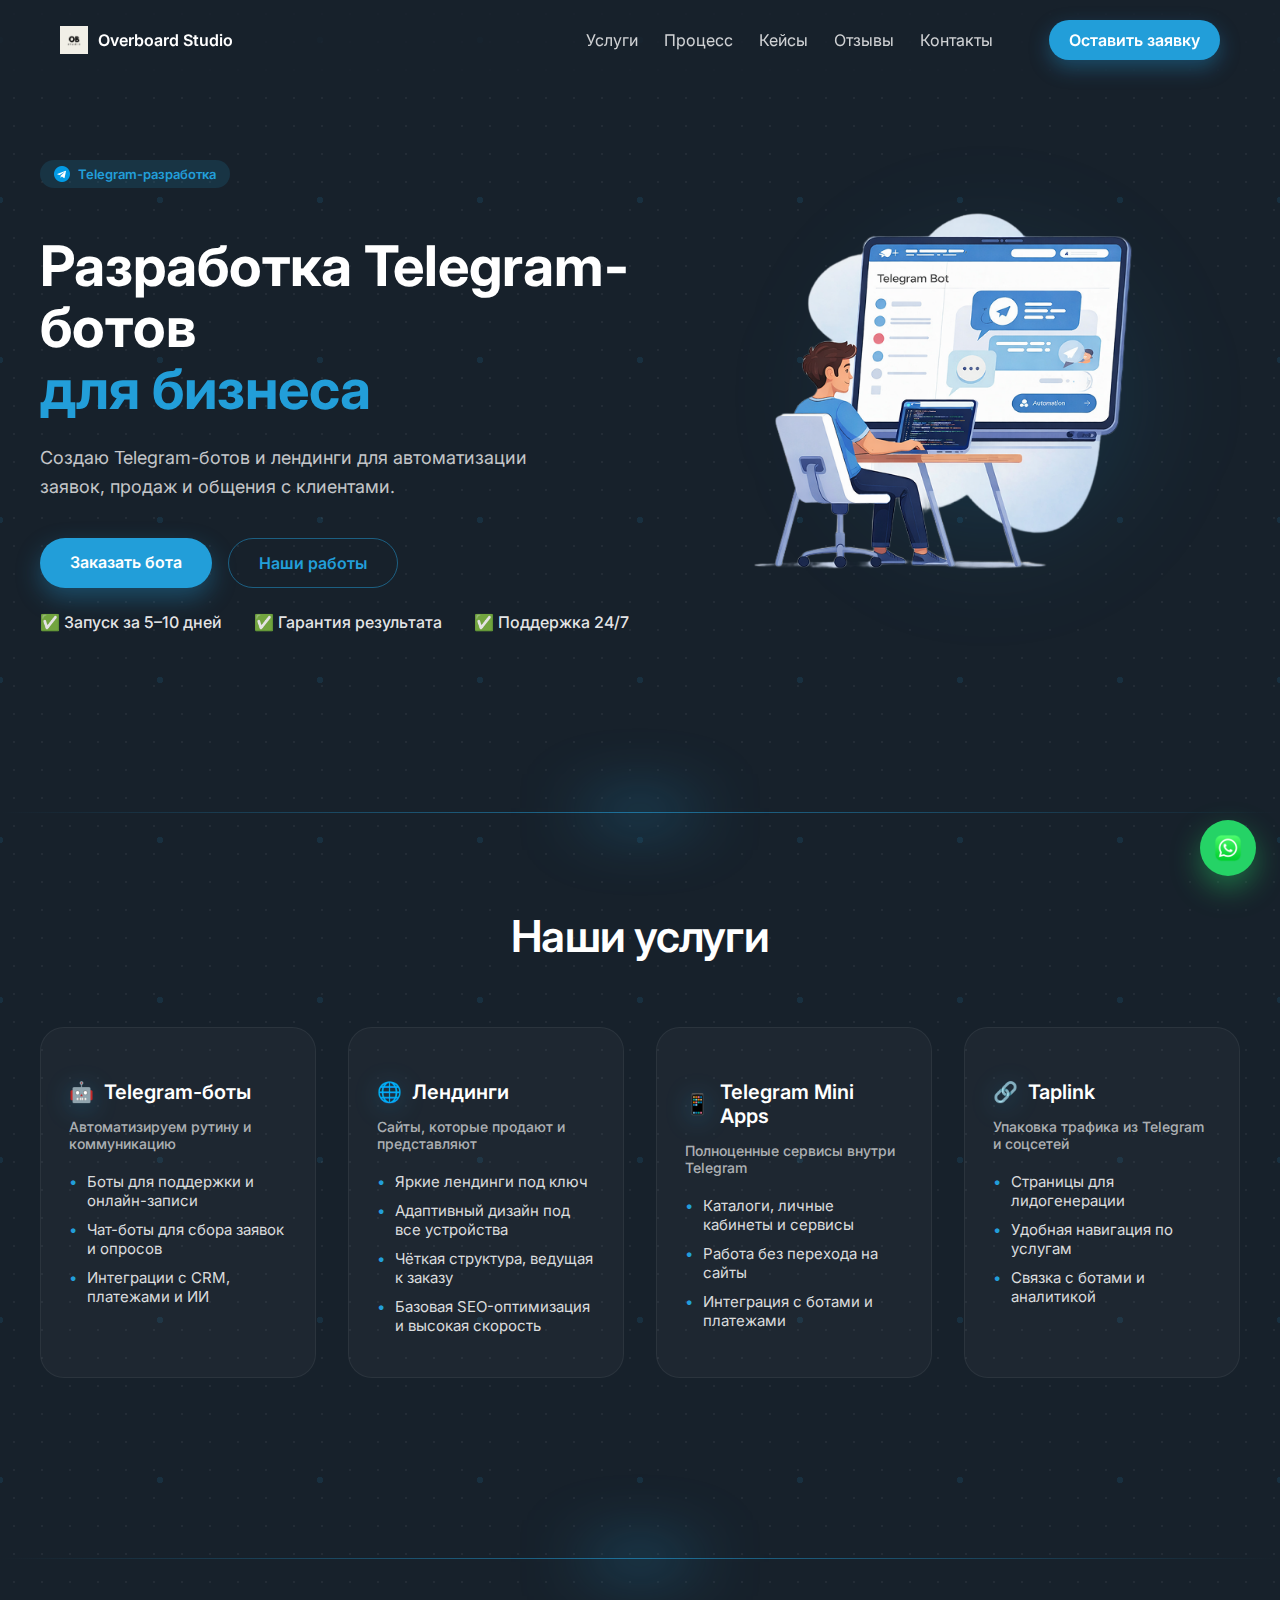
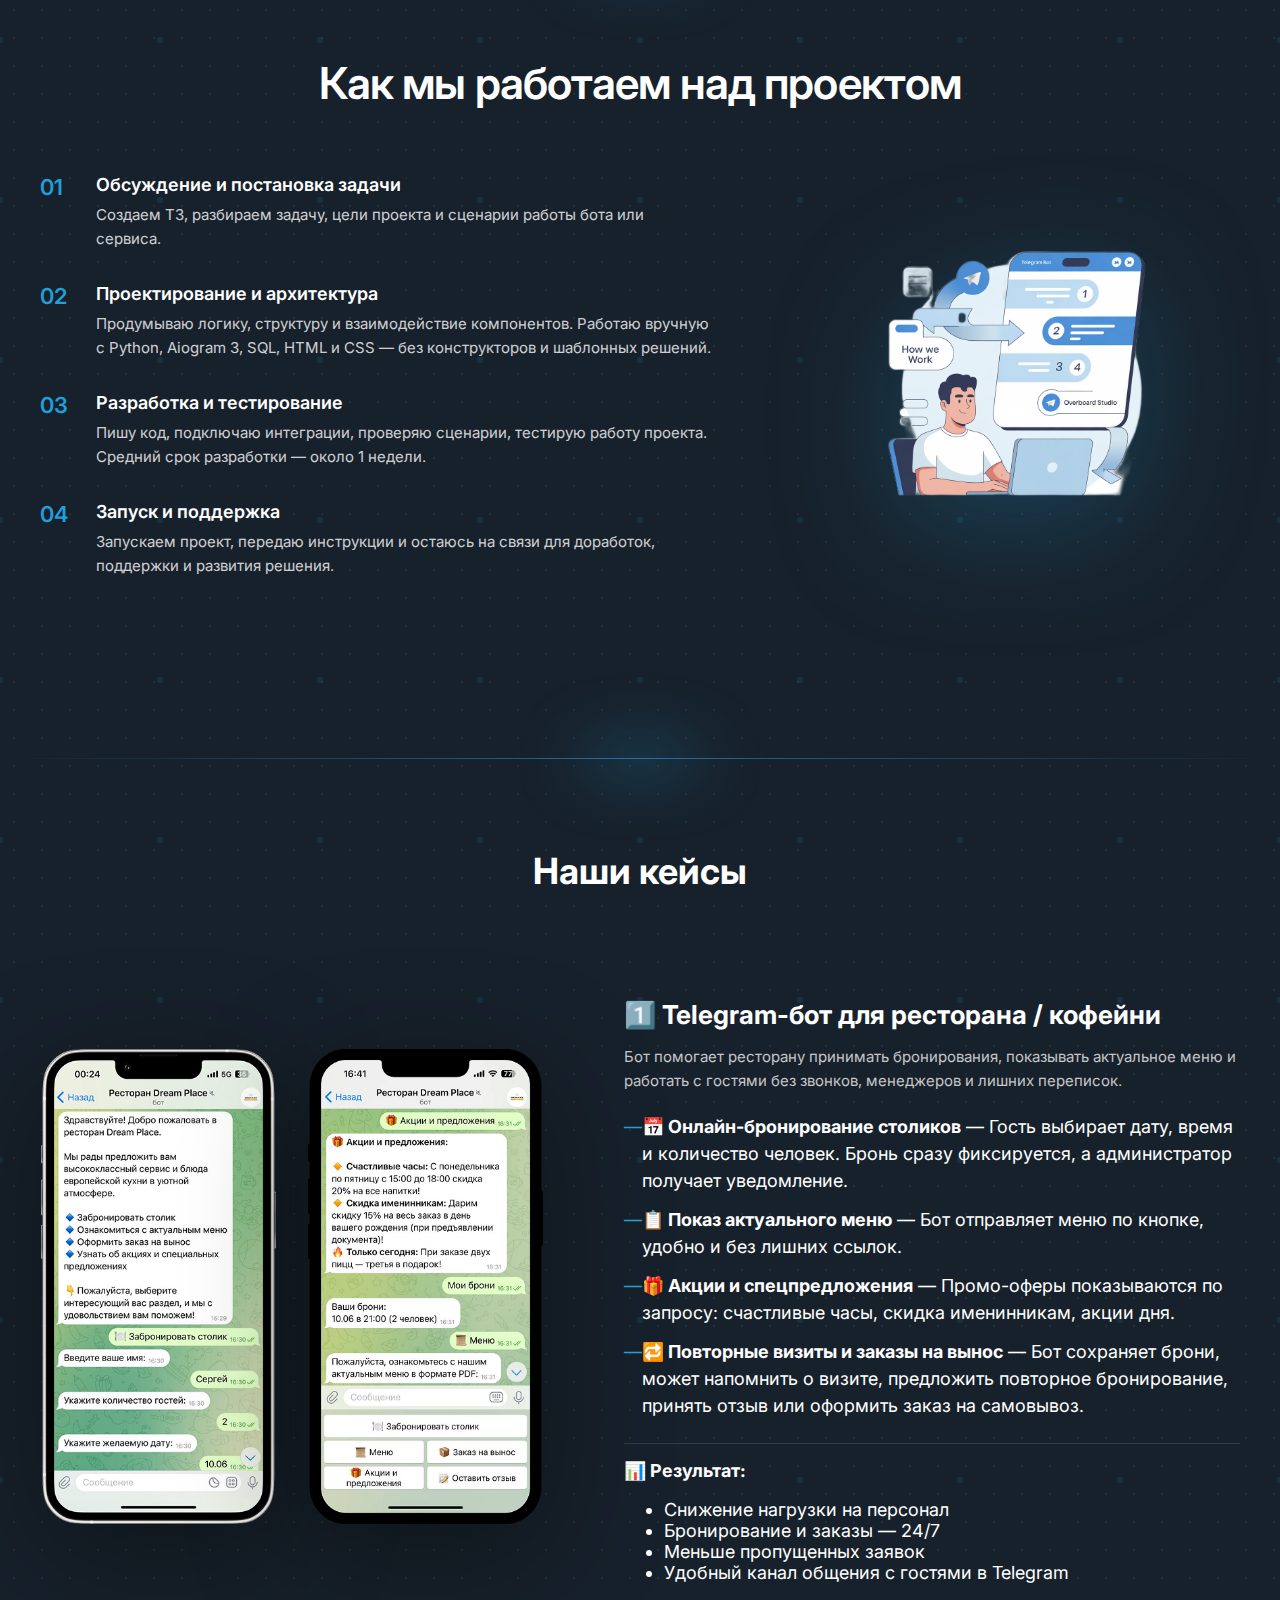
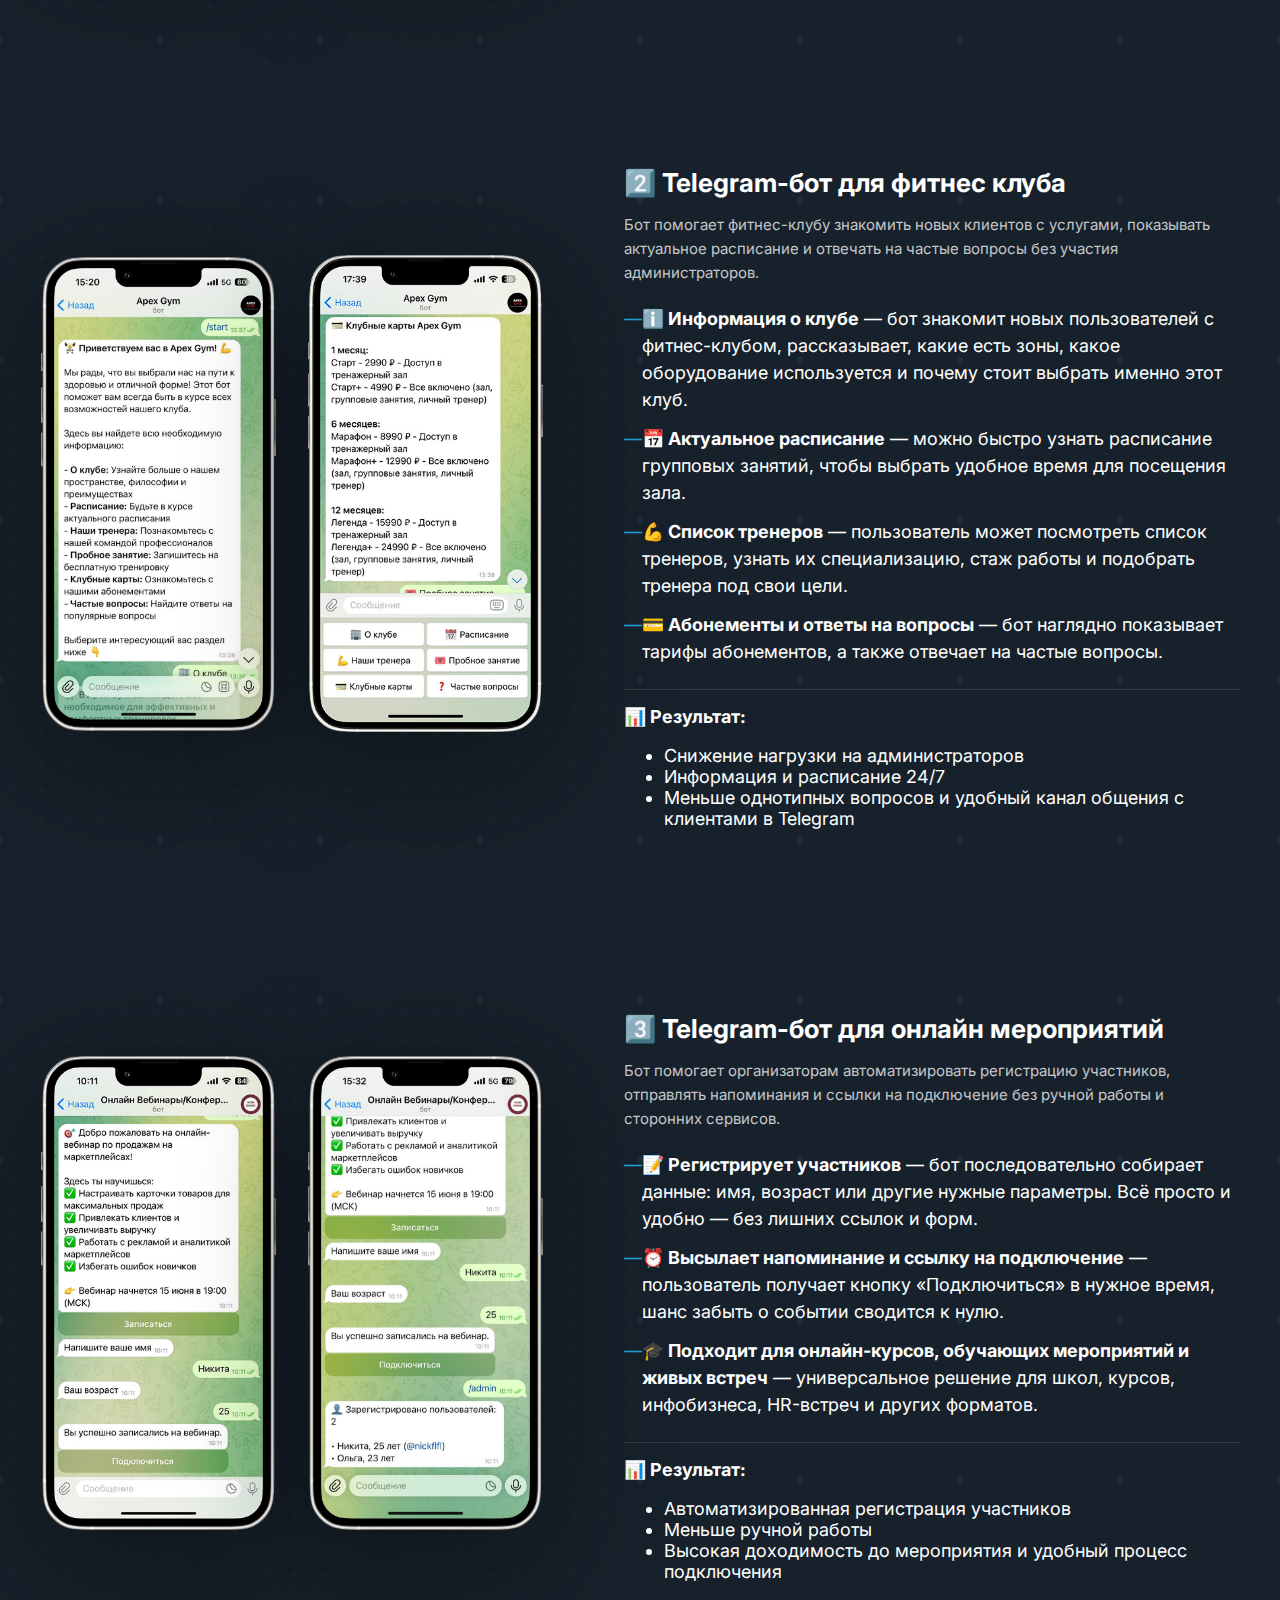
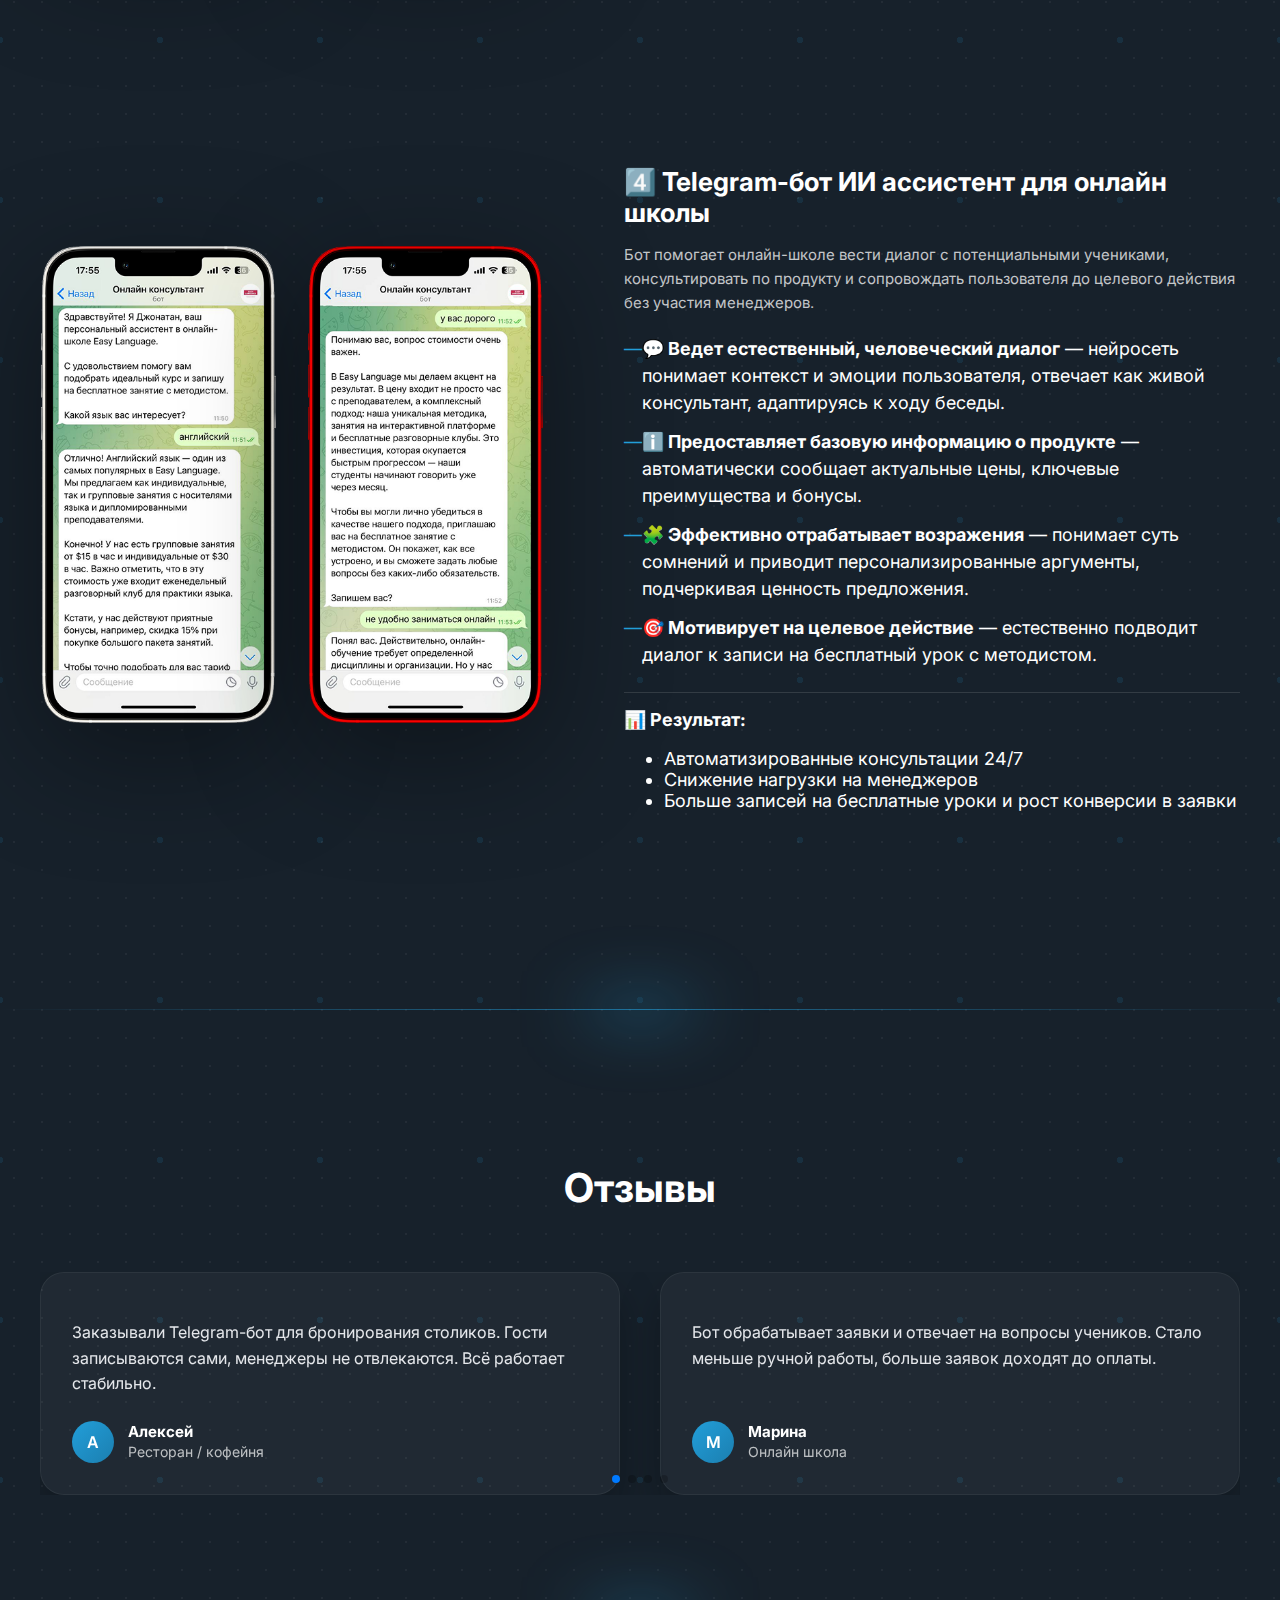
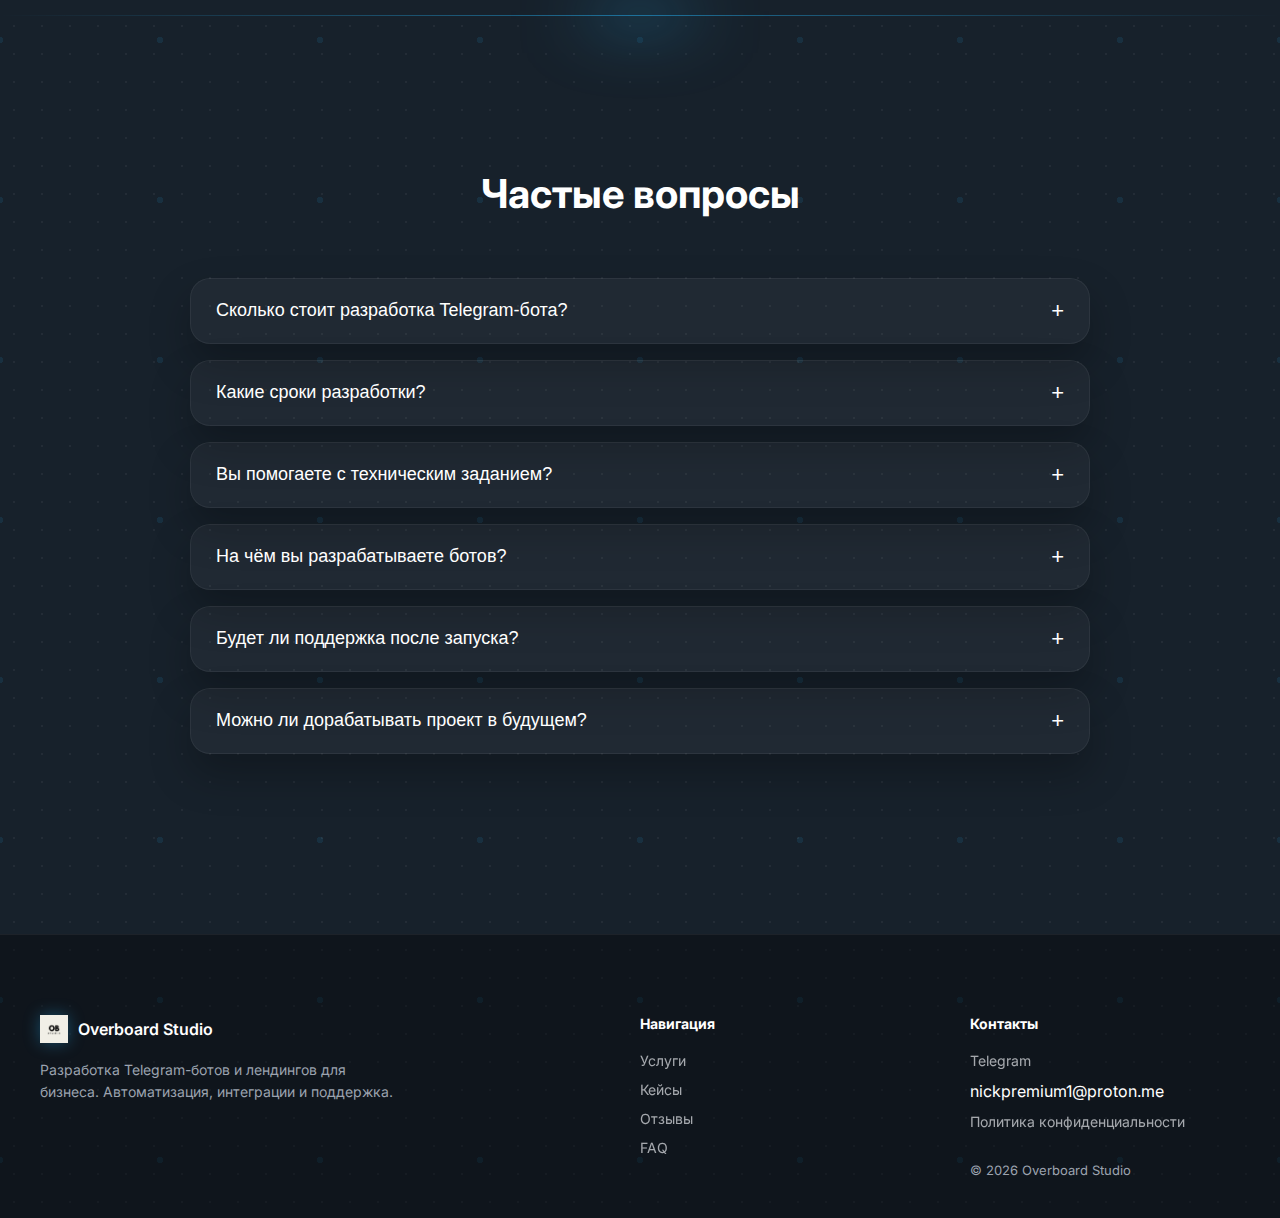
<file: index.html>
<!DOCTYPE html>
<html lang="ru">
<head>
  <meta charset="UTF-8">
  <title>Telegram-боты для бизнеса — Overboard Studio</title>
  <meta name="viewport" content="width=device-width, initial-scale=1.0">
  <meta name="description" content="Разработка Telegram-ботов под ключ для бизнеса: заявки, запись клиентов, оплаты, интеграции, Telegram Mini Apps и поддержка. Работаю без конструкторов.">
  <meta property="og:title" content="Telegram-боты для бизнеса — Overboard Studio">
  <meta property="og:description" content="Разработка Telegram-ботов под ключ: заявки, записи, оплаты и автоматизация для бизнеса.">
  <meta property="og:image" content="https://overboardstudio.pages.dev/img/logo.png">
  <meta property="og:type" content="website">
  <meta property="og:url" content="https://overboardstudio.pages.dev/">
  <meta property="og:site_name" content="Overboard Studio">
  <meta name="robots" content="index, follow">
  <meta name="theme-color" content="#17212b">
  <meta name="yandex-verification" content="b9d96a964d849a07" />
  <!-- Favicon -->
  <link rel="icon" href="/favicon.ico" sizes="any">
  <link rel="icon" type="image/png" sizes="32x32" href="/favicon-32x32.png">
  <link rel="icon" type="image/png" sizes="16x16" href="/favicon-16x16.png">
  <link rel="apple-touch-icon" sizes="180x180" href="/apple-touch-icon.png">
  <link rel="preconnect" href="https://fonts.googleapis.com">
  <link rel="preconnect" href="https://fonts.gstatic.com" crossorigin>
  <link href="https://fonts.googleapis.com/css2?family=Inter:wght@400;500;600;700&display=swap" rel="stylesheet">

  <link rel="stylesheet" href="css/style.css">
</head>
<body>

<!-- HEADER -->
<header class="header">
  <div class="header-inner">
    <a href="#hero" class="logo">
      <img src="img/logo.png" alt="Overboard Studio">
      <span>Overboard Studio</span>
    </a>

    <nav class="nav">
      <a href="#services">Услуги</a>
      <a href="#process">Процесс</a>
      <a href="#cases">Кейсы</a>
      <a href="#reviews">Отзывы</a>
      <a href="#contacts">Контакты</a>
    </nav>

    <a
      href="https://t.me/nicktg17"
      target="_blank"
      class="header-btn"
    >
      Оставить заявку
    </a>
  </div>
</header>

<!-- HERO -->
<section class="hero" id="hero">
  <div class="hero-inner">

    <div class="hero-left">
      <div class="hero-badge">
        <img src="img/telegram.png" alt="Telegram разработка ботов">
        Telegram-разработка
      </div>

      <h1>
        Разработка Telegram-ботов<br>
        <span>для бизнеса</span>
      </h1>

      <p>
        Создаю Telegram-ботов и лендинги для автоматизации
        заявок, продаж и общения с клиентами.
      </p>

      <div class="hero-buttons">
        <a
          href="https://t.me/nicktg17"
          target="_blank"
          class="btn primary"
        >
          Заказать бота
        </a>

        <a href="#cases" class="btn secondary">
          Наши работы
        </a>
      </div>


      <div class="hero-trust">
        <span>✅ Запуск за 5–10 дней</span>
        <span>✅ Гарантия результата</span>
        <span>✅ Поддержка 24/7</span>
      </div>
    </div>

    <div class="hero-right">
      <img src="img/hero-telegram-bot.png" alt="Разработка Telegram-ботов для бизнеса" class="hero-image">
    </div>

  </div>
</section>

<div class="section-divider"></div>

<!-- SERVICES -->
<section class="services" id="services">
  <div class="services-inner">

    <h2 class="services-title">Наши услуги</h2>

    <div class="services-grid">

      <div class="service-card">
        <h3>
          <span class="service-icon">🤖</span>
          Telegram-боты
        </h3>
        <p class="service-subtitle">
          Автоматизируем рутину и коммуникацию
        </p>
        <ul>
          <li>Боты для поддержки и онлайн-записи</li>
          <li>Чат-боты для сбора заявок и опросов</li>
          <li>Интеграции с CRM, платежами и ИИ</li>
        </ul>
      </div>

      <div class="service-card">
        <h3>
          <span class="service-icon">🌐</span>
          Лендинги
        </h3>
        <p class="service-subtitle">
          Сайты, которые продают и представляют
        </p>
        <ul>
          <li>Яркие лендинги под ключ</li>
          <li>Адаптивный дизайн под все устройства</li>
          <li>Чёткая структура, ведущая к заказу</li>
          <li>Базовая SEO-оптимизация и высокая скорость</li>
        </ul>
      </div>

      <div class="service-card">
        <h3>
          <span class="service-icon">📱</span>
          Telegram Mini Apps
        </h3>
        <p class="service-subtitle">
          Полноценные сервисы внутри Telegram
        </p>
        <ul>
          <li>Каталоги, личные кабинеты и сервисы</li>
          <li>Работа без перехода на сайты</li>
          <li>Интеграция с ботами и платежами</li>
        </ul>
      </div>

      <div class="service-card">
        <h3>
          <span class="service-icon">🔗</span>
          Taplink
        </h3>
        <p class="service-subtitle">
          Упаковка трафика из Telegram и соцсетей
        </p>
        <ul>
          <li>Страницы для лидогенерации</li>
          <li>Удобная навигация по услугам</li>
          <li>Связка с ботами и аналитикой</li>
        </ul>
      </div>

    </div>
  </div>
</section>

<div class="section-divider"></div>

<!-- PROCESS -->
<section class="process" id="process">
  <div class="process-inner">

    <h2 class="process-title">Как мы работаем над проектом</h2>

    <div class="process-content">

      <!-- LEFT: STEPS -->
      <div class="process-steps">

        <div class="process-step">
          <div class="step-number">01</div>
          <div class="step-text">
            <h3>Обсуждение и постановка задачи</h3>
            <p>
              Создаем ТЗ, разбираем задачу,
              цели проекта и сценарии работы бота или сервиса.
            </p>
          </div>
        </div>

        <div class="process-step">
          <div class="step-number">02</div>
          <div class="step-text">
            <h3>Проектирование и архитектура</h3>
            <p>
              Продумываю логику, структуру и взаимодействие компонентов.
              Работаю вручную с Python, Aiogram 3, SQL, HTML и CSS —
              без конструкторов и шаблонных решений.
            </p>
          </div>
        </div>

        <div class="process-step">
          <div class="step-number">03</div>
          <div class="step-text">
            <h3>Разработка и тестирование</h3>
            <p>
              Пишу код, подключаю интеграции, проверяю сценарии,
              тестирую работу проекта. Средний срок разработки —
              около 1 недели.
            </p>
          </div>
        </div>

        <div class="process-step">
          <div class="step-number">04</div>
          <div class="step-text">
            <h3>Запуск и поддержка</h3>
            <p>
              Запускаем проект, передаю инструкции и остаюсь на связи
              для доработок, поддержки и развития решения.
            </p>
          </div>
        </div>

      </div>

      <!-- RIGHT: IMAGE -->
      <div class="process-visual">
        <img
        src="img/process.png"
        alt="Процесс разработки Телеграм бота"
        class="process-image"
      >
    </div>
  </div>
</section>

<div class="section-divider"></div>

<section class="cases" id="cases">
  <div class="cases-inner">

    <h2 class="cases-title">Наши кейсы</h2>

    <div class="case-item">

      <!-- LEFT: IMAGE -->
      <div class="case-visual">
        <img
          src="img/cases/restaurant-bot-1.png"
          alt="Telegram бот — бронирование"
          class="case-phone main"
        >
        <img
          src="img/cases/restaurant-bot-2.png"
          alt="Telegram бот — меню и акции"
          class="case-phone secondary"
        >
      </div>

      <!-- RIGHT: CONTENT -->
      <div class="case-content">

        <h3 class="case-title">
          1️⃣ Telegram-бот для ресторана / кофейни
        </h3>

        <p>
          Бот помогает ресторану принимать бронирования, показывать актуальное меню
          и работать с гостями без звонков, менеджеров и лишних переписок.
        </p>

        <ul class="case-list">
          <li><strong>📅 Онлайн-бронирование столиков</strong> — Гость выбирает дату, время и количество человек. Бронь сразу фиксируется, а администратор получает уведомление.</li>
          <li><strong>📋 Показ актуального меню</strong> — Бот отправляет меню по кнопке, удобно и без лишних ссылок.</li>
          <li><strong>🎁 Акции и спецпредложения</strong> — Промо-оферы показываются по запросу: счастливые часы, скидка именинникам, акции дня.</li>
          <li><strong>🔁 Повторные визиты и заказы на вынос</strong> — Бот сохраняет брони, может напомнить о визите, предложить повторное бронирование, принять отзыв или оформить заказ на самовывоз.</li>
        </ul>

        <div class="case-result">
          <strong>📊 Результат:</strong>
          <ul>
            <li>Снижение нагрузки на персонал</li>
            <li>Бронирование и заказы — 24/7</li>
            <li>Меньше пропущенных заявок</li>
            <li>Удобный канал общения с гостями в Telegram</li>
          </ul>
        </div>

      </div>
    </div>
<div class="case-item">

  <!-- LEFT: SCREENS -->
  <div class="case-visual">
    <img
      src="img/cases/fitness-bot-1.png"
      alt="Telegram бот для фитнес клуба — интерфейс"
      class="case-phone main"
    >
    <img
      src="img/cases/fitness-bot-2.png"
      alt="Telegram бот для фитнес клуба — меню и расписание"
      class="case-phone secondary"
    >
  </div>

  <!-- RIGHT: CONTENT -->
  <div class="case-content">

    <h3 class="case-title">
      2️⃣ Telegram-бот для фитнес клуба
    </h3>

    <p>
      Бот помогает фитнес-клубу знакомить новых клиентов с услугами,
      показывать актуальное расписание и отвечать на частые вопросы
      без участия администраторов.
    </p>

    <ul class="case-list">
      <li>
        <strong>ℹ️ Информация о клубе</strong> — бот знакомит новых пользователей с фитнес-клубом,
        рассказывает, какие есть зоны, какое оборудование используется и почему стоит выбрать именно этот клуб.
      </li>
      <li>
        <strong>📅 Актуальное расписание</strong> — можно быстро узнать расписание групповых занятий,
        чтобы выбрать удобное время для посещения зала.
      </li>
      <li>
        <strong>💪 Список тренеров</strong> — пользователь может посмотреть список тренеров,
        узнать их специализацию, стаж работы и подобрать тренера под свои цели.
      </li>
      <li>
        <strong>💳 Абонементы и ответы на вопросы</strong> — бот наглядно показывает тарифы абонементов,
        а также отвечает на частые вопросы.
      </li>
    </ul>

    <div class="case-result">
      <strong>📊 Результат:</strong>
      <ul>
        <li>Cнижение нагрузки на администраторов</li>
        <li>Информация и расписание 24/7</li>
        <li>Меньше однотипных вопросов и удобный канал общения с клиентами в Telegram</li>
      </ul>
    </div>

  </div>
</div>

<div class="case-item">

  <!-- LEFT: SCREENS -->
  <div class="case-visual">
    <img
      src="img/cases/events-bot-1.png"
      alt="Telegram бот для онлайн мероприятий — регистрация"
      class="case-phone main"
    >
    <img
      src="img/cases/events-bot-2.png"
      alt="Telegram бот для онлайн мероприятий — подключение"
      class="case-phone secondary"
    >
  </div>

  <!-- RIGHT: CONTENT -->
  <div class="case-content">

    <h3 class="case-title">
      3️⃣ Telegram-бот для онлайн мероприятий
    </h3>

    <p class="case-lead">
      Бот помогает организаторам автоматизировать регистрацию участников,
      отправлять напоминания и ссылки на подключение без ручной работы
      и сторонних сервисов.
    </p>

    <ul class="case-list">
      <li>
        <strong>📝 Регистрирует участников</strong> — бот последовательно собирает данные:
        имя, возраст или другие нужные параметры. Всё просто и удобно — без лишних ссылок и форм.
      </li>
      <li>
        <strong>⏰ Высылает напоминание и ссылку на подключение</strong> — пользователь получает кнопку
        «Подключиться» в нужное время, шанс забыть о событии сводится к нулю.
      </li>
      <li>
        <strong>🎓 Подходит для онлайн-курсов, обучающих мероприятий и живых встреч</strong> —
        универсальное решение для школ, курсов, инфобизнеса, HR-встреч и других форматов.
      </li>
    </ul>
    <div class="case-result">
      <strong>📊 Результат:</strong>
      <ul>
        <li>Автоматизированная регистрация участников</li>
        <li>Меньше ручной работы</li>
        <li>Высокая доходимость до мероприятия и удобный процесс подключения</li>
      </ul>
    </div>
  </div>
</div>

<div class="case-item">

  <!-- LEFT: SCREENS -->
  <div class="case-visual">
    <img
      src="img/cases/ai-school-bot-1.png"
      alt="Telegram ИИ бот для онлайн школы — диалог"
      class="case-phone main"
    >
    <img
      src="img/cases/ai-school-bot-2.png"
      alt="Telegram ИИ бот для онлайн школы — ответы на возражения"
      class="case-phone secondary"
    >
  </div>

  <!-- RIGHT: CONTENT -->
  <div class="case-content">

    <h3 class="case-title">
      4️⃣ Telegram-бот ИИ ассистент для онлайн школы
    </h3>

    <p>
      Бот помогает онлайн-школе вести диалог с потенциальными учениками,
      консультировать по продукту и сопровождать пользователя
      до целевого действия без участия менеджеров.
    </p>

    <ul class="case-list">
      <li>
        <strong>💬 Ведет естественный, человеческий диалог</strong> — нейросеть понимает контекст
        и эмоции пользователя, отвечает как живой консультант,
        адаптируясь к ходу беседы.
      </li>
      <li>
        <strong>ℹ️ Предоставляет базовую информацию о продукте</strong> — автоматически сообщает
        актуальные цены, ключевые преимущества и бонусы.
      </li>
      <li>
        <strong>🧩 Эффективно отрабатывает возражения</strong> — понимает суть сомнений
        и приводит персонализированные аргументы,
        подчеркивая ценность предложения.
      </li>
      <li>
        <strong>🎯 Мотивирует на целевое действие</strong> — естественно подводит диалог
        к записи на бесплатный урок с методистом.
      </li>
    </ul>

    <div class="case-result">
      <strong>📊 Результат:</strong>
      <ul>
        <li>Автоматизированные консультации 24/7</li>
        <li>Снижение нагрузки на менеджеров</li>
        <li>Больше записей на бесплатные уроки и рост конверсии в заявки</li>
      </ul>
    </div>

  </div>
</div>

  </div>
</section>
<script>
  document.querySelectorAll('.case-phone').forEach(img => {
    img.addEventListener('click', () => {
      img.classList.toggle('is-zoomed');
    });
  });
</script>

<div class="section-divider"></div>

<!-- REVIEWS -->
<section class="reviews reveal" id="reviews">
  <div class="container">
    <h2 class="section-title">Отзывы</h2>

    <div class="swiper reviews-slider">
      <div class="swiper-wrapper">

        <div class="swiper-slide review-card">
          <p>
            Заказывали Telegram-бот для бронирования столиков.
            Гости записываются сами, менеджеры не отвлекаются.
            Всё работает стабильно.
          </p>
          <div class="review-author">
            <div class="review-avatar">А</div>
            <div class="review-author-info">
              <strong>Алексей</strong>
              <span>Ресторан / кофейня</span>
            </div>
          </div>
        </div>

        <div class="swiper-slide review-card">
          <p>
            Бот обрабатывает заявки и отвечает на вопросы учеников.
            Стало меньше ручной работы, больше заявок доходят до оплаты.
          </p>
          <div class="review-author">
            <div class="review-avatar">М</div>
            <div class="review-author-info">
              <strong>Марина</strong>
              <span>Онлайн школа</span>
            </div>
          </div>
        </div>

        <div class="swiper-slide review-card">
          <p>
            Через бота клиенты смотрят расписание, абонементы
            и записываются на тренировки. Очень удобно для клуба.
          </p>
          <div class="review-author">
            <div class="review-avatar">Д</div>
            <div class="review-author-info">
              <strong>Дмитрий</strong>
              <span>Фитнес клуб</span>
            </div>
          </div>
        </div>

        <div class="swiper-slide review-card">
          <p>
            Используем бота для регистрации на вебинары и напоминаний.
            Доходимость выросла, люди перестали забывать о мероприятиях.
          </p>
          <div class="review-author">
            <div class="review-avatar">О</div>
            <div class="review-author-info">
              <strong>Ольга</strong>
              <span>Онлайн мероприятие</span>
            </div>
          </div>
        </div>

        <div class="swiper-slide review-card">
          <p>
            ИИ-бот консультирует учеников и помогает с выбором курса.
            Хорошо обрабатывает возражения и ведёт к записи.
          </p>
          <div class="review-author">
            <div class="review-avatar">И</div>
            <div class="review-author-info">
              <strong>Игорь</strong>
              <span>Образовательный проект</span>
            </div>
          </div>
        </div>

      </div>

      <!-- точки -->
      <div class="swiper-pagination"></div>
    </div>
  </div>
</section>

<link
  rel="stylesheet"
  href="https://cdn.jsdelivr.net/npm/swiper@11/swiper-bundle.min.css"
/>
<script src="https://cdn.jsdelivr.net/npm/swiper@11/swiper-bundle.min.js"></script>

<script>
  new Swiper('.reviews-slider', {
    slidesPerView: 2,
    spaceBetween: 40,
    pagination: {
      el: '.swiper-pagination',
      clickable: true,
    },
    breakpoints: {
      0: {
        slidesPerView: 1,
      },
      900: {
        slidesPerView: 2,
      }
    }
  });
</script>

<div class="section-divider"></div>

<!-- FAQ -->
<section class="faq reveal" id="faq">
  <div class="container">
    <h2 class="section-title">Частые вопросы</h2>

    <div class="faq-list">

      <div class="faq-item">
        <button class="faq-question">
          Сколько стоит разработка Telegram-бота?
          <span class="faq-icon">+</span>
        </button>
        <div class="faq-answer">
          <p>
            Стоимость зависит от сложности проекта и задач.
            Простые боты начинаются от базового бюджета,
            более сложные решения с интеграциями и ИИ рассчитываются индивидуально
            после обсуждения требований.
          </p>
        </div>
      </div>

      <div class="faq-item">
        <button class="faq-question">
          Какие сроки разработки?
          <span class="faq-icon">+</span>
        </button>
        <div class="faq-answer">
          <p>
            В среднем разработка занимает около недели.
            Точные сроки зависят от сложности проекта и количества функций.
            При необходимости могу подстроиться под ваши дедлайны.
          </p>
        </div>
      </div>

      <div class="faq-item">
        <button class="faq-question">
          Вы помогаете с техническим заданием?
          <span class="faq-icon">+</span>
        </button>
        <div class="faq-answer">
          <p>
            Да. Если у вас нет готового ТЗ, мы вместе обсуждаем задачу,
            я помогаю сформулировать требования и предлагаю оптимальное решение
            под ваш бизнес.
          </p>
        </div>
      </div>

      <div class="faq-item">
        <button class="faq-question">
          На чём вы разрабатываете ботов?
          <span class="faq-icon">+</span>
        </button>
        <div class="faq-answer">
          <p>
            Я разрабатываю ботов самостоятельно на Python (aiogram 3),
            использую SQL для хранения данных, а также HTML, CSS и JavaScript.
            Конструкторы не использую — проекты полностью кастомные.
          </p>
        </div>
      </div>

      <div class="faq-item">
        <button class="faq-question">
          Будет ли поддержка после запуска?
          <span class="faq-icon">+</span>
        </button>
        <div class="faq-answer">
          <p>
            Да. После запуска я предоставляю поддержку,
            помогаю с настройкой, исправлением ошибок и консультациями
            по дальнейшему развитию проекта.
          </p>
        </div>
      </div>

      <div class="faq-item">
        <button class="faq-question">
          Можно ли дорабатывать проект в будущем?
          <span class="faq-icon">+</span>
        </button>
        <div class="faq-answer">
          <p>
            Конечно. Проект можно масштабировать,
            добавлять новые функции, интеграции и улучшения
            по мере роста вашего бизнеса.
          </p>
        </div>
      </div>

    </div>
  </div>
</section>
<script src="js/main.js" defer></script>


<!-- FOOTER -->
<footer class="footer" id="contacts">
  <div class="container footer-inner">

    <!-- BRAND -->
    <div class="footer-brand">
      <div class="footer-logo">
        <img src="img/logo.png" alt="Overboard Studio logo" class="footer-logo-img">
        <span class="logo-text">Overboard Studio</span>
      </div>
      <p class="footer-description">
        Разработка Telegram-ботов и лендингов для бизнеса.
        Автоматизация, интеграции и поддержка.
      </p>
    </div>

    <!-- NAV -->
    <div class="footer-nav">
      <strong>Навигация</strong>
      <a href="#services">Услуги</a>
      <a href="#cases">Кейсы</a>
      <a href="#reviews">Отзывы</a>
      <a href="#faq">FAQ</a>
    </div>

    <!-- CONTACTS -->
    <div class="footer-contacts">
      <strong>Контакты</strong>
      <a href="https://t.me/nicktg17" target="_blank">
        Telegram
      </a>
      nickpremium1@proton.me
      <a href="privacy.html" target="_blank" class="footer-policy">
        Политика конфиденциальности
      </a>
      <span class="footer-copy">
        © 2026 Overboard Studio
      </span>
    </div>

  </div>
</footer>

<!-- WhatsApp Button -->
<a
  href="https://wa.me/84357565416"
  class="whatsapp-float"
  target="_blank"
  aria-label="Написать в WhatsApp"
>
  <img src="img/whatsapp-logo.png" alt="WhatsApp">
</a>

</body>
</html>
</file>
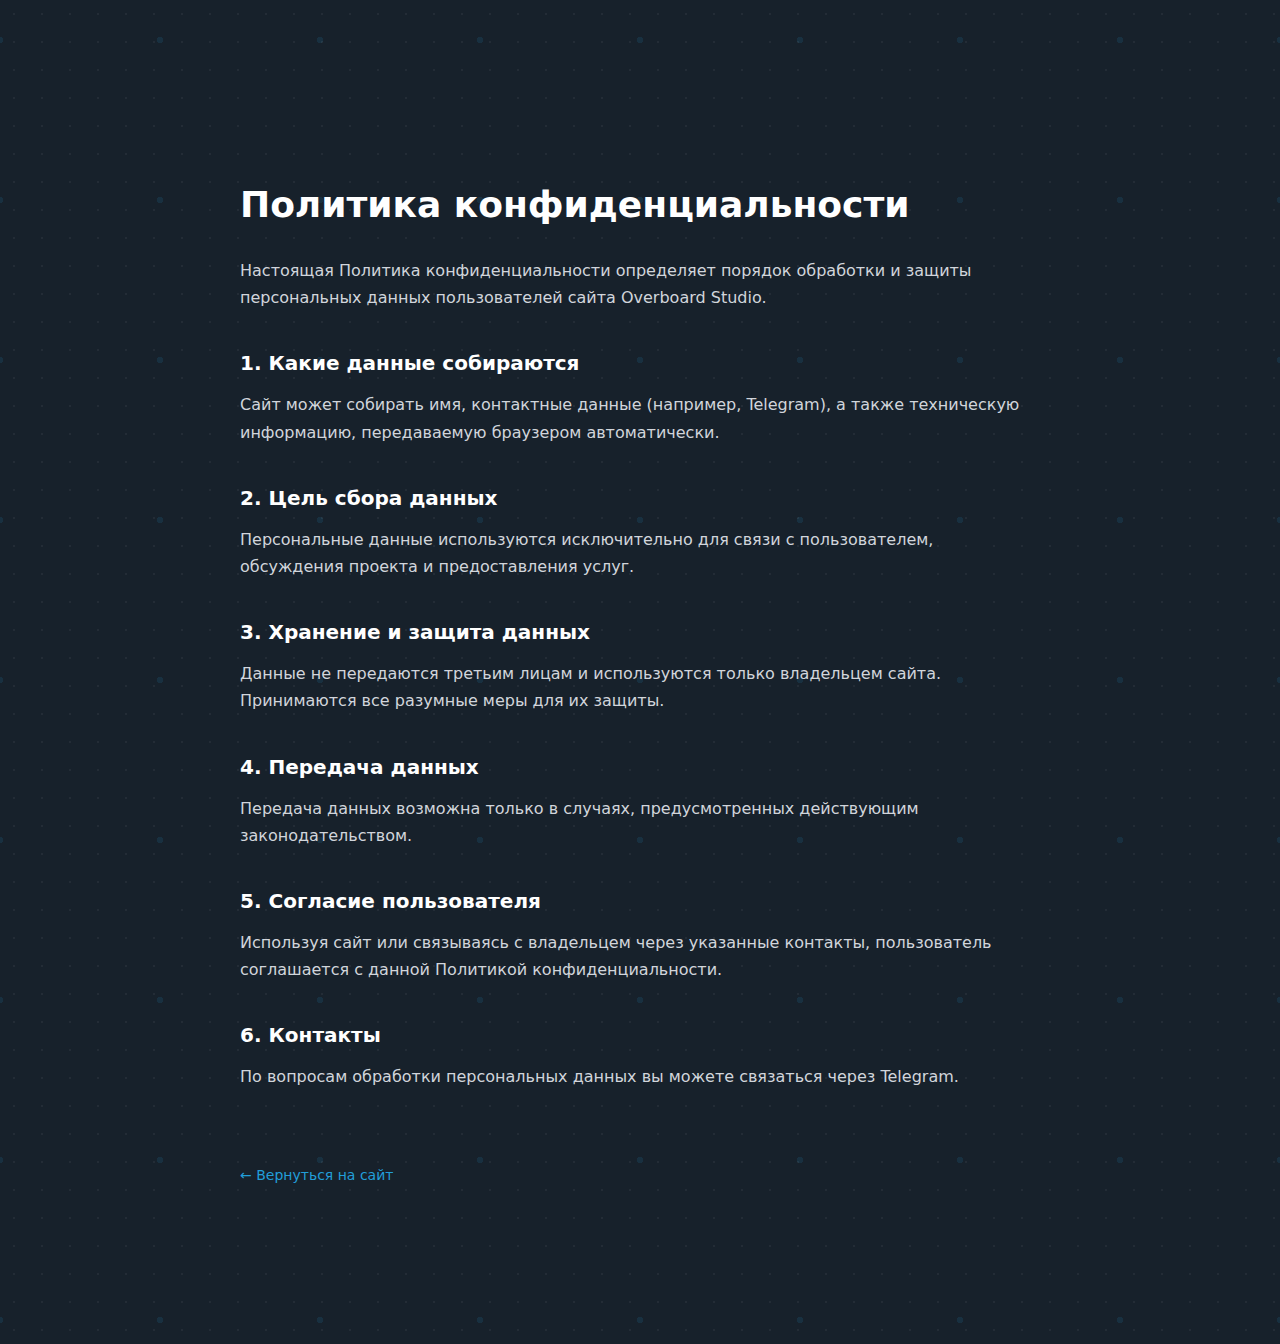
<file: privacy.html>
<!DOCTYPE html>
<html lang="ru">
<head>
  <meta charset="UTF-8">
  <title>Политика конфиденциальности — Overboard Studio</title>
  <meta name="viewport" content="width=device-width, initial-scale=1.0">

  <link rel="stylesheet" href="css/style.css">
</head>

<body>

  <section class="privacy">
    <div class="container">

      <h1>Политика конфиденциальности</h1>

      <p>
        Настоящая Политика конфиденциальности определяет порядок обработки
        и защиты персональных данных пользователей сайта Overboard Studio.
      </p>

      <h2>1. Какие данные собираются</h2>
      <p>
        Сайт может собирать имя, контактные данные (например, Telegram),
        а также техническую информацию, передаваемую браузером автоматически.
      </p>

      <h2>2. Цель сбора данных</h2>
      <p>
        Персональные данные используются исключительно для связи с пользователем,
        обсуждения проекта и предоставления услуг.
      </p>

      <h2>3. Хранение и защита данных</h2>
      <p>
        Данные не передаются третьим лицам и используются только владельцем сайта.
        Принимаются все разумные меры для их защиты.
      </p>

      <h2>4. Передача данных</h2>
      <p>
        Передача данных возможна только в случаях, предусмотренных
        действующим законодательством.
      </p>

      <h2>5. Согласие пользователя</h2>
      <p>
        Используя сайт или связываясь с владельцем через указанные контакты,
        пользователь соглашается с данной Политикой конфиденциальности.
      </p>

      <h2>6. Контакты</h2>
      <p>
        По вопросам обработки персональных данных вы можете связаться
        через Telegram.
      </p>

      <a href="index.html" class="privacy-back">
        ← Вернуться на сайт
      </a>

    </div>
  </section>

</body>
</html>
</file>
<file: css/style.css>
* {
  box-sizing: border-box;
}

body {
  margin: 0;
  font-family: 'Inter', system-ui, sans-serif;
  color: #ffffff;
  background-color: #17212b;

  /* Telegram background: dots + mini circles */
  background-image:
    radial-gradient(rgba(255,255,255,0.05) 1px, transparent 1px),
    radial-gradient(rgba(34,158,217,0.12) 3px, transparent 3px);

  background-size:
    28px 28px,
    160px 160px;

  background-position:
    0 0,
    80px 120px;
}

/* ================= HEADER ================= */

.header {
  position: fixed;
  top: 0;
  width: 100%;
  z-index: 100;
  background: rgba(23, 33, 43, 0.85);
}

.header-inner {
  max-width: 1200px;
  margin: 0 auto;
  padding: 20px;
  display: flex;
  align-items: center;
  gap: 32px;
}

.logo {
  display: flex;
  align-items: center;
  gap: 10px;
  font-weight: 600;
}

.logo img {
  height: 28px;
  width: auto;
}

.nav {
  display: flex;
  gap: 26px;
  margin-left: auto;
}

.nav a {
  text-decoration: none;
  color: #ffffff;
  font-size: 16px;
  opacity: 0.8;
  transition: transform 0.2s ease, opacity 0.2s ease;
}

.nav a:hover {
  opacity: 1;
  transform: translateY(-2px);
}

.header-btn {
  margin-left: 24px;
  padding: 10px 20px;
  border-radius: 999px;
  background: #229ed9;
  color: #ffffff;
  font-weight: 600;
  text-decoration: none;
  box-shadow: 0 8px 20px rgba(34,158,217,0.35);
  transition: transform 0.2s ease, box-shadow 0.2s ease, background 0.2s ease;
}

.header-btn:hover {
  transform: translateY(-2px);
  background: #1d8cc7;
  box-shadow: 0 14px 32px rgba(34,158,217,0.45);
}

/* ================= HERO ================= */

.hero {
  padding-top: 160px;
  padding-bottom: 180px;
}


.hero-inner {
  max-width: 1200px;
  margin: 0 auto;
  display: grid;
  grid-template-columns: 1.1fr 0.9fr;
  align-items: center;
  gap: 80px;
}

.hero-badge {
  display: inline-flex;
  align-items: center;
  gap: 8px;
  margin-bottom: 10px;
  padding: 6px 14px;
  font-size: 13px;
  font-weight: 600;
  border-radius: 999px;
  background: rgba(34,158,217,0.15);
  color: #229ed9;
}

.hero-badge img {
  width: 16px;
  height: 16px;
  display: block;
}

.hero-left h1 {
  font-size: 56px;
  line-height: 1.1;
  margin-bottom: 24px;
}

.hero-left h1 span {
  color: #229ed9;
}

.hero-left p {
  max-width: 520px;
  font-size: 18px;
  line-height: 1.6;
  color: rgba(255,255,255,0.75);
  margin-bottom: 36px;
}

/* BUTTONS */

.hero-buttons {
  display: flex;
  gap: 16px;
  margin-bottom: 24px;
}

.btn {
  padding: 14px 30px;
  border-radius: 999px;
  font-weight: 600;
  text-decoration: none;
  transition:
    transform 0.2s ease,
    box-shadow 0.2s ease,
    background 0.2s ease;
}

.btn.primary {
  background: #229ed9;
  color: #ffffff;
  box-shadow: 0 10px 24px rgba(34,158,217,0.35);
}

.btn.primary:hover {
  transform: translateY(-3px) scale(1.03);
  background: #1d8cc7;
  box-shadow: 0 16px 36px rgba(34,158,217,0.45);
}

.btn.secondary {
  background: transparent;
  color: #229ed9;
  border: 1px solid rgba(34,158,217,0.5);
}

.btn.secondary:hover {
  transform: translateY(-3px) scale(1.03);
  box-shadow: 0 12px 28px rgba(34,158,217,0.25);
}

/* TRUST LINE */

.hero-trust {
  display: flex;
  gap: 32px;
  font-size: 16px;
  font-weight: 500;
  color: rgba(255,255,255,0.9);
}

.hero-trust span {
  display: flex;
  align-items: center;
  gap: 6px;
  white-space: nowrap;
}

/* HERO IMAGE */

.hero-right {
  position: relative;
}

.hero-right::before {
  content: '';
  position: absolute;
  width: 380px;
  height: 380px;
  top: 50%;
  left: 50%;
  transform: translate(-50%, -50%);
  background: radial-gradient(circle, rgba(34,158,217,0.25), transparent 70%);
  filter: blur(50px);
  z-index: 0;
}

.hero-image {
  position: relative;
  z-index: 1;
  width: 100%;
  max-width: 420px;
  animation: float 6s ease-in-out infinite;
}

@keyframes float {
  0% { transform: translateY(0); }
  50% { transform: translateY(-14px); }
  100% { transform: translateY(0); }
}

/* ================= DIVIDER ================= */

.section-divider {
  position: relative;
  height: 1px;
  margin: 0;
  background: linear-gradient(
    to right,
    transparent,
    rgba(34,158,217,0.6),
    transparent
  );
}

.section-divider::after {
  content: '';
  position: absolute;
  top: -20px;
  left: 50%;
  transform: translateX(-50%);
  width: 240px;
  height: 40px;
  background: radial-gradient(circle, rgba(34,158,217,0.35), transparent 70%);
  filter: blur(30px);
}

/* ================= SERVICES ================= */

.services {
  padding: 60px 20px 180px;
}


.services-inner {
  max-width: 1200px;
  margin: 0 auto;
}

.services-title {
  font-size: 44px;
  font-weight: 600;
  letter-spacing: -0.02em;
  text-align: center;
  margin-bottom: 64px;
}

.services-grid {
  display: grid;
  grid-template-columns: repeat(auto-fit, minmax(260px, 1fr));
  gap: 32px;
}

.service-card {
  background: rgba(255,255,255,0.03);
  border: 1px solid rgba(255,255,255,0.06);
  border-radius: 24px;
  padding: 32px 28px;
  transition: transform 0.25s ease, box-shadow 0.25s ease, border 0.25s ease;
}

.service-card:hover {
  transform: translateY(-6px);
  border-color: rgba(34,158,217,0.4);
  box-shadow: 0 20px 40px rgba(0,0,0,0.35);
}

.service-card h3 {
  font-size: 20px;
  font-weight: 600;
  margin-bottom: 8px;
}

.service-subtitle {
  font-size: 14px;
  font-weight: 500;
  color: rgba(255,255,255,0.65);
  margin-bottom: 20px;
}

.service-card ul {
  list-style: none;
  padding: 0;
  margin: 0;
}

.service-card li {
  font-size: 15px;
  color: rgba(255,255,255,0.85);
  margin-bottom: 10px;
  position: relative;
  padding-left: 18px;
}

.service-card li::before {
  content: '•';
  position: absolute;
  left: 0;
  color: #229ed9;
}

/* ================= MOBILE ================= */

@media (max-width: 900px) {
  .hero-inner {
    grid-template-columns: 1fr;
    text-align: center;
  }

  .hero-buttons,
  .hero-trust {
    justify-content: center;
    flex-wrap: wrap;
  }

  .hero-right {
    display: none;
  }

  .hero-left h1 {
    font-size: 42px;
  }

  .nav {
    display: none;
  }

  .header-btn {
    margin-left: auto;
  }
}

.service-image {
  display: block;
  width: 100%;
  max-width: 180px;
  margin: 0 auto 20px;

  filter: drop-shadow(0 10px 30px rgba(34,158,217,0.25));
}


.service-card h3 {
  display: flex;
  align-items: center;
  gap: 10px;
}

.service-icon {
  font-size: 20px;
  line-height: 1;
  color: #229ed9;

  filter: drop-shadow(0 4px 12px rgba(34,158,217,0.35));
}

/* ================= PROCESS (STEP 1) ================= */

.process {
  padding: 60px 20px 180px;
}

.process-inner {
  max-width: 1200px;
  margin-left: auto;
  margin-right: auto;
  display: block; /* КРИТИЧНО */
}


.process-title {
  font-size: 44px;
  font-weight: 600;
  letter-spacing: -0.02em;
  text-align: center;
  width: 100%;
  margin-bottom: 64px;
}

/* ================= PROCESS ================= */

.process-content {
  display: grid;
  grid-template-columns: 1.2fr 0.8fr;
  gap: 80px;
  align-items: center;
}

/* LEFT */

.process-steps {
  display: flex;
  flex-direction: column;
  gap: 32px;
}

.process-step {
  display: flex;
  gap: 20px;
}

.step-number {
  font-size: 22px;
  font-weight: 600;
  color: #229ed9;
  min-width: 36px;
}

.step-text h3 {
  margin: 0 0 8px;
  font-size: 18px;
  font-weight: 600;
}

.step-text p {
  margin: 0;
  font-size: 15px;
  line-height: 1.6;
  color: rgba(255,255,255,0.8);
}

/* RIGHT */

.process-visual {
  display: flex;
  justify-content: center;
}

.process-image-placeholder {
  width: 360px;
  height: 360px;
  border-radius: 32px;
  background: radial-gradient(
    circle at 30% 30%,
    rgba(34,158,217,0.35),
    rgba(34,158,217,0.05)
  );
  box-shadow:
    0 40px 80px rgba(0,0,0,0.4),
    inset 0 0 0 1px rgba(255,255,255,0.08);
}

/* MOBILE */

@media (max-width: 900px) {
  .process-content {
    grid-template-columns: 1fr;
    gap: 48px;
  }

  .process-visual {
    order: -1;
  }
}

/* ================= CASES ================= */

.cases {
  padding: 60px 20px 180px;
}

.cases-inner {
  max-width: 1200px;
  margin: 0 auto;
}

.cases-title {
  text-align: center;
  font-size: 36px;
  margin-bottom: 80px;
}

.case-item {
  display: grid;
  grid-template-columns: 0.9fr 1.1fr;
  gap: 80px;
  align-items: center;
}

/* IMAGE */

.case-visual img {
  max-width: 320px;
  width: 100%;
  filter: drop-shadow(0 30px 60px rgba(0,0,0,0.4));
}

/* CONTENT */

.case-title {
  font-size: 26px;
  margin-bottom: 12px;
}

.case-lead {
  font-size: 16px;
  color: rgba(255,255,255,0.85);
  margin-bottom: 16px;
}

.case-content p {
  font-size: 15px;
  line-height: 1.6;
  color: rgba(255,255,255,0.75);
  margin-bottom: 20px;
}

.case-list {
  list-style: none;
  padding: 0;
  margin: 0 0 24px;
}

.case-list li {
  position: relative;
  padding-left: 18px;
  margin-bottom: 12px;
  font-size: 18px;
  line-height: 1.5;
}

.case-list li::before {
  content: '—';
  position: absolute;
  left: 0;
  color: #229ed9;
}

.case-result {
  padding-top: 16px;
  border-top: 1px solid rgba(255,255,255,0.12);
  font-size: 18px;
}

.case-result strong {
  color: #ffffff;
}

/* MOBILE */

@media (max-width: 900px) {
  .case-item {
    grid-template-columns: 1fr;
    gap: 48px;
  }

  .cases-title {
    font-size: 30px;
    margin-bottom: 48px;
  }
}

/* ===== CASE PHONES SIMPLE VIEW ===== */

/* общий стиль айфонов */
.case-phone {
  width: 210px; /* ← было ~260px, уменьшили ~на 20% */
  filter: drop-shadow(0 24px 48px rgba(0,0,0,0.4));
}

/* убираем абсолютное позиционирование */
.case-phone.main,
.case-phone.secondary {
  position: static;
  transform: none;
  opacity: 1;
}

.case-visual img.case-phone {
  width: 235px !important;
  max-width: 235px !important;
  height: auto;
}

/* ===== ZOOM CASE SCREEN ON CLICK ===== */

.case-phone {
  cursor: zoom-in;
  transition: transform 0.25s ease, box-shadow 0.25s ease;
}

.case-phone.is-zoomed {
  transform: scale(1.3);
  z-index: 5;
  cursor: zoom-out;
  box-shadow: 0 40px 80px rgba(0,0,0,0.6);
}

/* ===== CASES SPACING FIX ===== */

.case-item + .case-item {
  margin-top: 140px;
}

/* ---------- REVIEWS ---------- */

.reviews {
  padding: 120px 20px;
  position: relative;
}

.reviews .container {
  max-width: 1200px;
  margin: 0 auto;
}

.section-title {
  text-align: center;
  font-size: 40px;
  margin-bottom: 60px;
}

.reviews-slider {
  padding-bottom: 60px;
}

.review-card {
  background: rgba(255, 255, 255, 0.04);
  border-radius: 24px;
  padding: 32px;
  height: auto;

  box-shadow:
    0 20px 40px rgba(0, 0, 0, 0.25),
    inset 0 0 0 1px rgba(255,255,255,0.06);

  transition: transform 0.25s ease, box-shadow 0.25s ease;
}

.review-card:hover {
  transform: translateY(-6px);
  box-shadow:
    0 30px 60px rgba(0, 0, 0, 0.35),
    inset 0 0 0 1px rgba(255,255,255,0.1);
}

.review-card p {
  font-size: 16px;
  line-height: 1.6;
  margin-bottom: 24px;
  color: #e5e7eb;
}

.review-author strong {
  display: block;
  font-size: 15px;
}

.review-author span {
  font-size: 14px;
  opacity: 0.7;
}

/* dots */
.swiper-pagination-bullet {
  background: rgba(255,255,255,0.4);
  opacity: 1;
}

.swiper-pagination-bullet-active {
  background: #229ed9;
}

/* mobile */
@media (max-width: 768px) {
  .section-title {
    font-size: 32px;
  }
}

.case-visual {
  display: flex;
  align-items: center;
  gap: 32px;
  justify-content: center;
}

/* ===== REVIEWS AVATAR ===== */

.review-author {
  display: flex;
  align-items: center;
  gap: 14px;
}

.review-avatar {
  width: 42px;
  height: 42px;
  border-radius: 50%;
  background: linear-gradient(
    135deg,
    #229ed9,
    #1b7fb0
  );
  display: flex;
  align-items: center;
  justify-content: center;
  font-weight: 600;
  font-size: 16px;
  color: #ffffff;
  flex-shrink: 0;
}

.review-author-info strong {
  display: block;
  font-size: 15px;
}

.review-author-info span {
  font-size: 14px;
  opacity: 0.7;
}

/* ===== REVIEWS EQUAL HEIGHT FIX ===== */

.review-card {
  display: flex;
  flex-direction: column;
}

.review-card > :first-child {
  flex-grow: 1;
}

.reviews-slider .swiper-wrapper {
  align-items: stretch;
}

.reviews-slider .swiper-slide {
  height: auto;
  display: flex;
}

/* ---------- FAQ ---------- */

.faq {
  padding: 120px 20px 180px;
}

.faq .container {
  max-width: 900px;
  margin: 0 auto;
}

.faq-list {
  margin-top: 60px;
  display: flex;
  flex-direction: column;
  gap: 16px;
}

.faq-item {
  background: rgba(255, 255, 255, 0.04);
  border-radius: 20px;
  overflow: hidden;

  box-shadow:
    0 20px 40px rgba(0, 0, 0, 0.25),
    inset 0 0 0 1px rgba(255,255,255,0.06);
}

.faq-question {
  width: 100%;
  padding: 22px 26px;
  background: transparent;
  border: none;
  color: #ffffff;
  font-size: 18px;
  font-weight: 500;
  text-align: left;
  cursor: pointer;

  display: flex;
  align-items: center;
  justify-content: space-between;
  gap: 16px;
}

.faq-question:hover {
  background: rgba(255,255,255,0.03);
}

.faq-icon {
  font-size: 22px;
  line-height: 1;
  transition: transform 0.25s ease;
}

.faq-item.active .faq-icon {
  transform: rotate(45deg);
}

.faq-answer {
  max-height: 0;
  overflow: hidden;
  transition: max-height 0.3s ease;
}

.faq-answer p {
  padding: 0 26px 24px;
  font-size: 16px;
  line-height: 1.6;
  color: #e5e7eb;
}

/* mobile */
@media (max-width: 768px) {
  .faq-question {
    font-size: 16px;
  }
}

/* ---------- FOOTER ---------- */

.footer {
  padding: 80px 20px 40px;
  background: rgba(0, 0, 0, 0.35);
  border-top: 1px solid rgba(255,255,255,0.06);
}

.footer-inner {
  max-width: 1200px;
  margin: 0 auto;

  display: grid;
  grid-template-columns: 2fr 1fr 1fr;
  gap: 60px;
}

.footer-logo {
  display: flex;
  align-items: center;
  gap: 10px;
  font-weight: 600;
  font-size: 16px;
}

.footer-description {
  margin-top: 16px;
  font-size: 14px;
  line-height: 1.6;
  color: #9ca3af;
  max-width: 360px;
}

.footer-nav,
.footer-contacts {
  display: flex;
  flex-direction: column;
  gap: 12px;
}

.footer-nav strong,
.footer-contacts strong {
  font-size: 14px;
  margin-bottom: 8px;
}

.footer-nav a,
.footer-contacts a {
  font-size: 14px;
  color: #e5e7eb;
  text-decoration: none;
  opacity: 0.7;
  transition: opacity 0.2s ease;
}

.footer-nav a:hover,
.footer-contacts a:hover {
  opacity: 1;
}

.footer-copy {
  margin-top: 20px;
  font-size: 13px;
  color: #9ca3af;
}

/* mobile */
@media (max-width: 900px) {
  .footer-inner {
    grid-template-columns: 1fr;
    gap: 40px;
  }
}

/* ---------- FOOTER LOGO ---------- */

.footer-logo {
  display: flex;
  align-items: center;
  gap: 10px;
}

.footer-logo-img {
  width: 28px;
  height: 28px;
  object-fit: contain;
  filter: drop-shadow(0 0 8px rgba(34,158,217,0.4));
}

.footer-policy {
  font-size: 13px;
  color: #9ca3af;
  text-decoration: none;
  opacity: 0.7;
  transition: opacity 0.2s ease;
}

.footer-policy:hover {
  opacity: 1;
}

/* ---------- PRIVACY PAGE ---------- */

.privacy {
  padding: 160px 20px;
}

.privacy .container {
  max-width: 800px;
  margin: 0 auto;
}

.privacy h1 {
  font-size: 36px;
  margin-bottom: 32px;
}

.privacy h2 {
  font-size: 20px;
  margin-top: 40px;
  margin-bottom: 12px;
}

.privacy p {
  font-size: 16px;
  line-height: 1.7;
  color: #d1d5db;
}

.privacy-back {
  display: inline-block;
  margin-top: 60px;
  font-size: 14px;
  color: #229ed9;
  text-decoration: none;
}

.privacy-back:hover {
  text-decoration: underline;
}

html {
  scroll-behavior: smooth;
}

/* ---------- WHATSAPP FLOAT BUTTON ---------- */

.whatsapp-float {
  position: fixed;
  right: 24px;
  bottom: 24px;
  width: 56px;
  height: 56px;
  z-index: 1500;

  border-radius: 50%;
  background: #25d366;

  display: flex;
  align-items: center;
  justify-content: center;

  box-shadow: 0 12px 30px rgba(37, 211, 102, 0.45);
  transition: transform 0.2s ease, box-shadow 0.2s ease;
}

.whatsapp-float img {
  width: 28px;
  height: 28px;
}

.whatsapp-float:hover {
  transform: translateY(-4px);
  box-shadow: 0 18px 40px rgba(37, 211, 102, 0.6);
}

/* ---------- MOBILE FIXES ---------- */
@media (max-width: 480px) {

  /* HEADER */
  .top-header-inner {
    padding: 10px 14px;
  }

  .nav-cta {
    padding: 8px 14px;
    font-size: 13px;
  }

  /* HERO */
  .hero {
    padding: 100px 16px 140px;
  }

  .badge {
    margin-bottom: 14px;
    font-size: 13px;
  }

  .hero-left h1 {
    font-size: 34px;
    line-height: 1.15;
    margin-bottom: 18px;
  }

  .hero-subtitle {
    font-size: 16px;
    line-height: 1.5;
    margin-bottom: 28px;
  }

  /* HERO BUTTONS */
  .hero-buttons {
    gap: 12px;
    margin-bottom: 28px;
  }

  .hero-buttons .btn {
    padding: 14px 20px;
    font-size: 14px;
  }

  /* CHECKLIST */
  .hero-benefits {
    gap: 10px;
    font-size: 14px;
  }

  .hero-benefits span {
    display: flex;
    align-items: center;
    gap: 8px;
  }

}

/* ---------- HERO CENTER FIX (MOBILE) ---------- */
@media (max-width: 480px) {

  .hero-content {
    justify-items: center;
    text-align: center;
  }

  .hero-left {
    align-items: center;
    text-align: center;
  }

  .hero-subtitle {
    margin-left: auto;
    margin-right: auto;
  }

  .hero-buttons {
    justify-content: center;
  }

  .hero-benefits {
    justify-content: center;
  }

}

/* ---------- HERO GRID FIX (MOBILE) ---------- */
@media (max-width: 480px) {

  .hero-content {
    display: flex;
    flex-direction: column;
    align-items: center;
    text-align: center;
  }

  .hero-left {
    width: 100%;
    max-width: 100%;
    align-items: center;
    text-align: center;
  }

  .hero-left h1,
  .hero-subtitle {
    margin-left: auto;
    margin-right: auto;
  }

  .hero-buttons {
    justify-content: center;
  }

  .hero-benefits {
    justify-content: center;
  }

}

.logo {
  text-decoration: none;
  color: inherit;
  cursor: pointer;
}

.process-image {
  max-width: 360px;
  width: 100%;
  height: auto;
  display: block;

  filter: drop-shadow(0 30px 60px rgba(34,158,217,0.25));
  animation: float 6s ease-in-out infinite;
}
</file>
